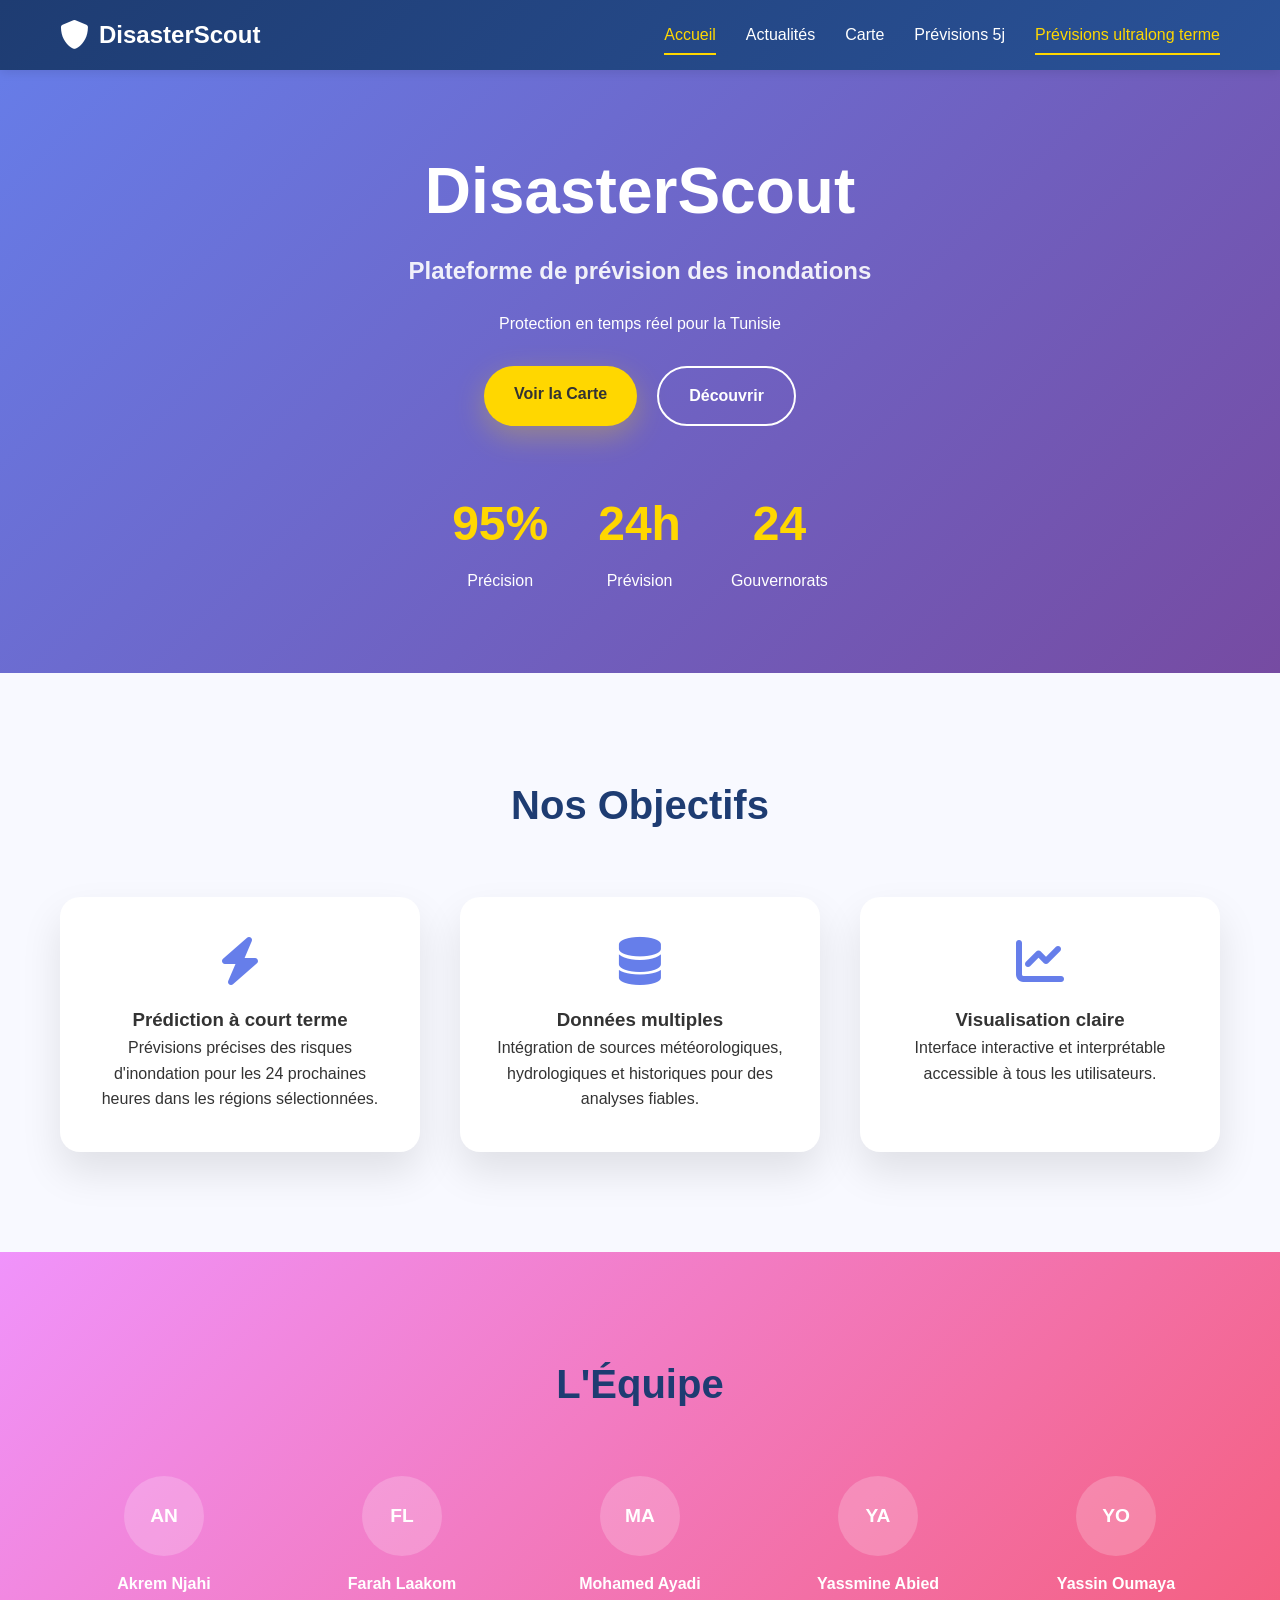
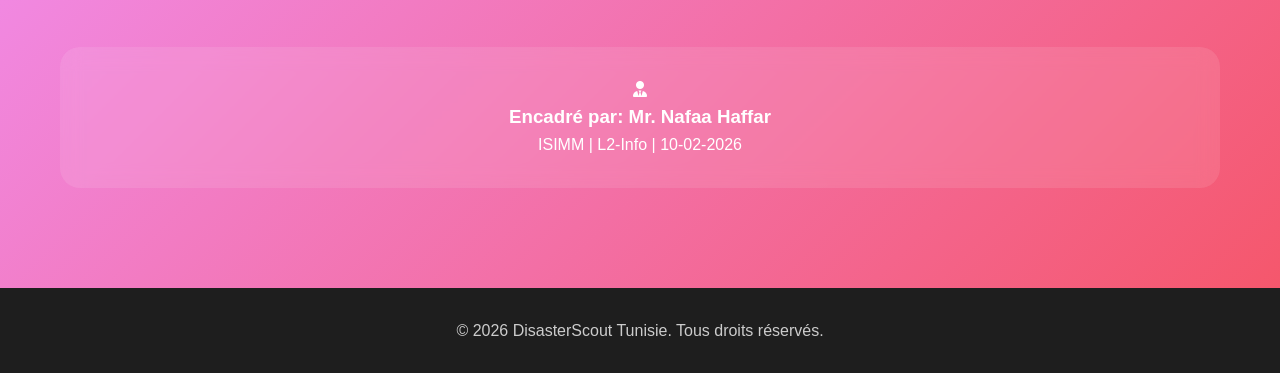
<file: index.html>
<!DOCTYPE html>
<html lang="fr">
<head>
    <meta charset="UTF-8">
    <meta name="viewport" content="width=device-width, initial-scale=1.0">
    <title>DisasterScout - Prévision des Inondations Tunisie</title>
    <link rel="stylesheet" href="style.css">
    <link href="https://cdnjs.cloudflare.com/ajax/libs/font-awesome/6.0.0/css/all.min.css" rel="stylesheet">
</head>
<body>
    <!-- Navigation -->
    <nav class="navbar">
        <div class="nav-container">
            <div class="nav-logo">
                <i class="fas fa-shield-alt"></i>
                <span>DisasterScout</span>
            </div>
            <ul class="nav-menu">
                <li><a href="index.html" class="nav-link active">Accueil</a></li>
                <li><a href="news.html" class="nav-link">Actualités</a></li>
                <li><a href="map.html" class="nav-link">Carte</a></li>
                <li><a href="map-longterm.html" class="nav-link">Prévisions 5j</a></li>
                <li><a href="map-ultralong.html" class="nav-link active">Prévisions ultralong terme</a></li>
            </ul>
            <div class="hamburger">
                <span></span>
                <span></span>
                <span></span>
            </div>
        </div>
    </nav>

    <!-- Hero Section -->
    <section class="hero">
        <div class="hero-content">
            <h1>DisasterScout</h1>
            <h2>Plateforme de prévision des inondations</h2>
            <p>Protection en temps réel pour la Tunisie</p>
            <div class="hero-buttons">
                <a href="map.html" class="btn btn-primary">Voir la Carte</a>
                <a href="#features" class="btn btn-secondary">Découvrir</a>
            </div>
        </div>
        <div class="hero-stats">
            <div class="stat">
                <h3>95%</h3>
                <p>Précision</p>
            </div>
            <div class="stat">
                <h3>24h</h3>
                <p>Prévision</p>
            </div>
            <div class="stat">
                <h3>24</h3>
                <p>Gouvernorats</p>
            </div>
        </div>
    </section>

    <!-- Features -->
    <section id="features" class="features">
        <div class="container">
            <h2 class="section-title">Nos Objectifs</h2>
            <div class="features-grid">
                <div class="feature-card">
                    <i class="fas fa-bolt"></i>
                    <h3>Prédiction à court terme</h3>
                    <p>Prévisions précises des risques d'inondation pour les 24 prochaines heures dans les régions sélectionnées.</p>
                </div>
                <div class="feature-card">
                    <i class="fas fa-database"></i>
                    <h3>Données multiples</h3>
                    <p>Intégration de sources météorologiques, hydrologiques et historiques pour des analyses fiables.</p>
                </div>
                <div class="feature-card">
                    <i class="fas fa-chart-line"></i>
                    <h3>Visualisation claire</h3>
                    <p>Interface interactive et interprétable accessible à tous les utilisateurs.</p>
                </div>
            </div>
        </div>
    </section>

    <!-- Team -->
    <section class="team">
        <div class="container">
            <h2 class="section-title">L'Équipe</h2>
            <div class="team-grid">
                <div class="team-member">
                    <div class="member-avatar">AN</div>
                    <h4>Akrem Njahi</h4>
                </div>
                <div class="team-member">
                    <div class="member-avatar">FL</div>
                    <h4>Farah Laakom</h4>
                </div>
                <div class="team-member">
                    <div class="member-avatar">MA</div>
                    <h4>Mohamed Ayadi</h4>
                </div>
                <div class="team-member">
                    <div class="member-avatar">YA</div>
                    <h4>Yassmine Abied</h4>
                </div>
                <div class="team-member">
                    <div class="member-avatar">YO</div>
                    <h4>Yassin Oumaya</h4>
                </div>
            </div>
            <div class="supervisor">
                <i class="fas fa-user-tie"></i>
                <h3>Encadré par: Mr. Nafaa Haffar</h3>
                <p>ISIMM | L2-Info | 10-02-2026</p>
            </div>
        </div>
    </section>

    <!-- Footer -->
    <footer class="footer">
        <div class="container">
            <p>&copy; 2026 DisasterScout Tunisie. Tous droits réservés.</p>
        </div>
    </footer>

    <script src="script.js"></script>
</body>
</html>
</file>
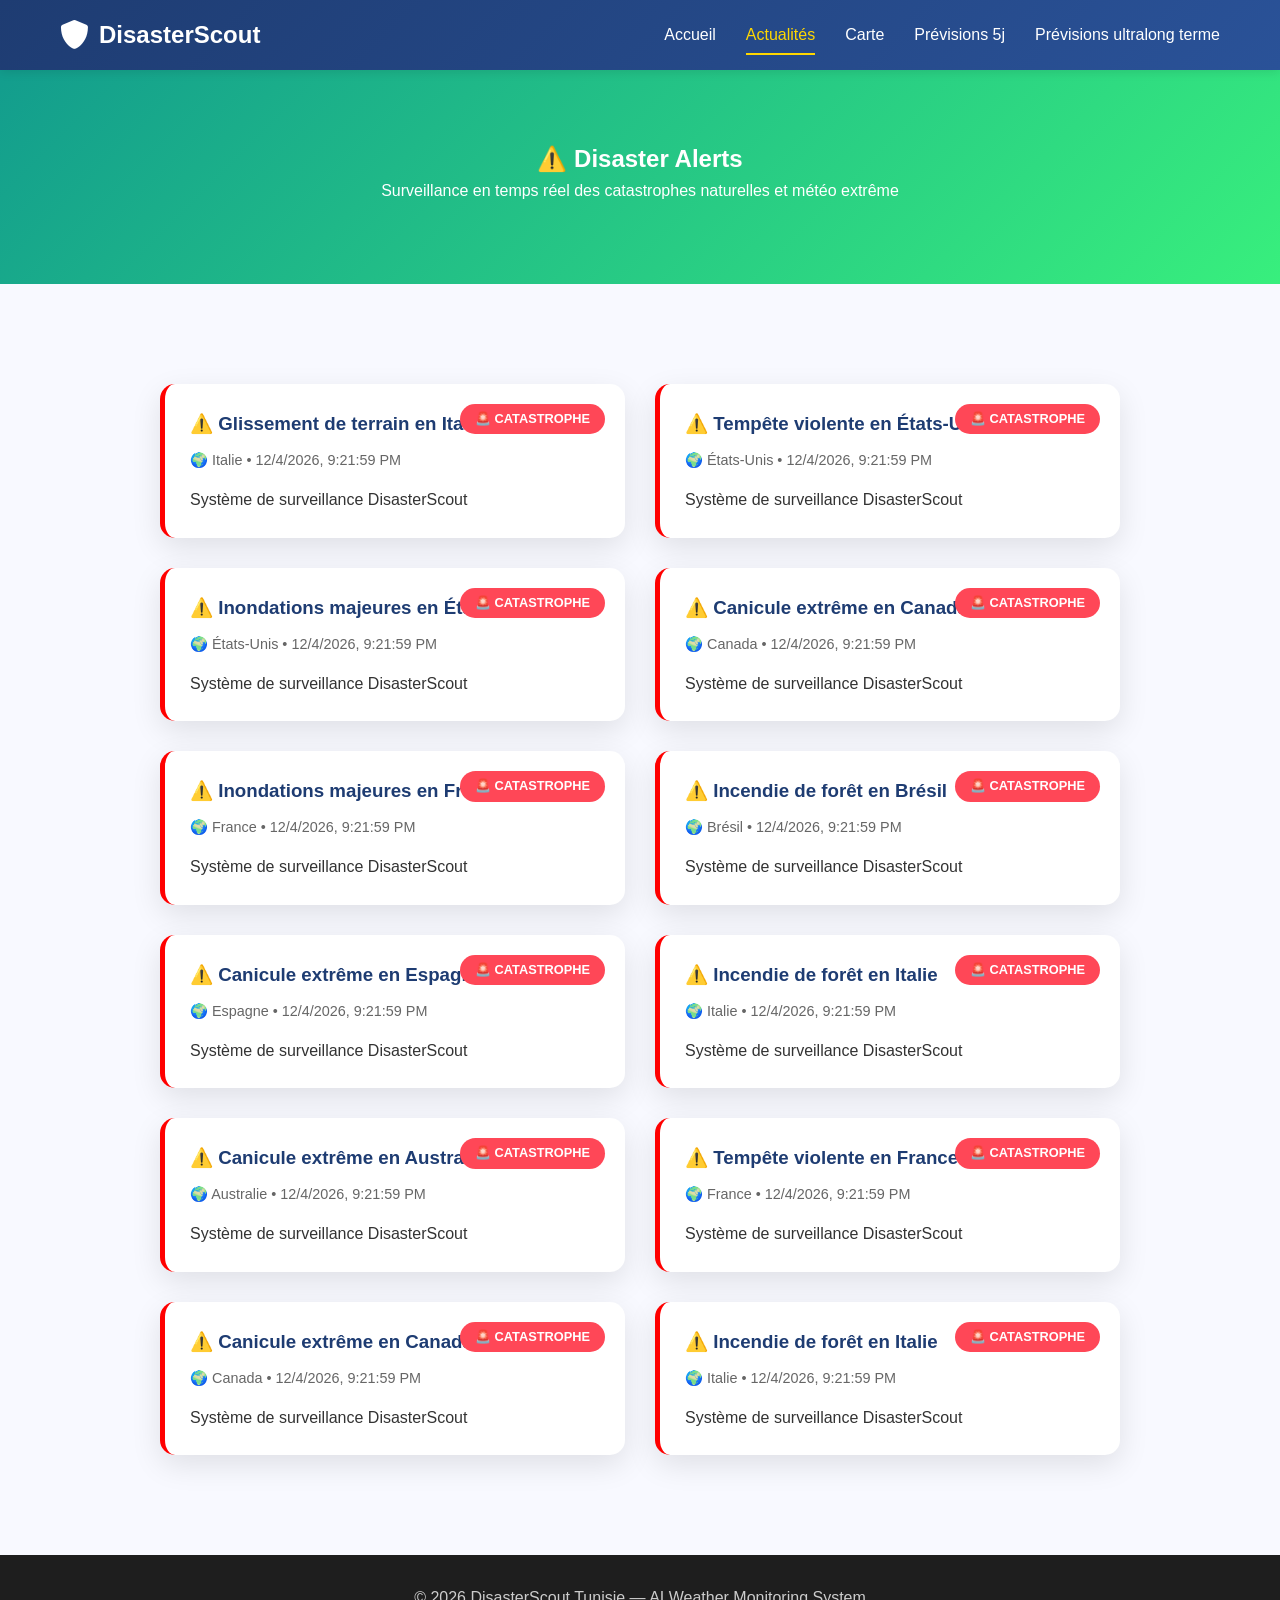
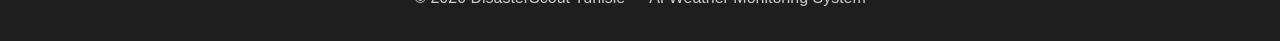
<file: news.html>
<!DOCTYPE html>
<html lang="fr">
<head>
    <meta charset="UTF-8">
    <meta name="viewport" content="width=device-width, initial-scale=1.0">
    <title>Actualités - DisasterScout</title>

    <link rel="stylesheet" href="style.css">
    <link href="https://cdnjs.cloudflare.com/ajax/libs/font-awesome/6.0.0/css/all.min.css" rel="stylesheet">
</head>

<body>

<!-- ================= NAVBAR ================= -->
<nav class="navbar">
    <div class="nav-container">

        <div class="nav-logo">
            <i class="fas fa-shield-alt"></i>
            <span>DisasterScout</span>
        </div>

        <ul class="nav-menu">
            <li><a href="index.html" class="nav-link">Accueil</a></li>
            <li><a href="news.html" class="nav-link active">Actualités</a></li>
            <li><a href="map.html" class="nav-link">Carte</a></li>
            <li><a href="map-longterm.html" class="nav-link">Prévisions 5j</a></li>
            <li><a href="map-ultralong.html" class="nav-link">Prévisions ultralong terme</a></li>
        </ul>

        <div class="hamburger">
            <span></span>
            <span></span>
            <span></span>
        </div>

    </div>
</nav>

<!-- ================= HERO ================= -->
<section class="news-hero">
    <div class="container">
        <h1>⚠️ Disaster Alerts</h1>
        <p>Surveillance en temps réel des catastrophes naturelles et météo extrême</p>
    </div>
</section>

<!-- ================= NEWS SECTION ================= -->
<section class="news-section">
    <div class="container">

        <!-- 👇 IMPORTANT : JS va remplir ici -->
        <div class="news-grid">
            <p style="text-align:center;">⏳ Chargement des alertes en temps réel...</p>
        </div>

    </div>
</section>

<!-- ================= FOOTER ================= -->
<footer class="footer">
    <div class="container">
        <p>© 2026 DisasterScout Tunisie — AI Weather Monitoring System</p>
    </div>
</footer>

<!-- ================= JS ================= -->
<script src="script.js"></script>

</body>
</html>
</file>
<file: style.css>
* {
    margin: 0;
    padding: 0;
    box-sizing: border-box;
}

body {
    font-family: 'Segoe UI', Tahoma, Geneva, Verdana, sans-serif;
    line-height: 1.6;
    color: #333;
    overflow-x: hidden;
}

.container {
    max-width: 1200px;
    margin: 0 auto;
    padding: 0 20px;
}

/* Navigation */
.navbar {
    background: linear-gradient(135deg, #1e3c72 0%, #2a5298 100%);
    position: fixed;
    top: 0;
    width: 100%;
    z-index: 1000;
    box-shadow: 0 2px 10px rgba(0,0,0,0.1);
}

.nav-container {
    max-width: 1200px;
    margin: 0 auto;
    padding: 0 20px;
    display: flex;
    justify-content: space-between;
    align-items: center;
    height: 70px;
}

.nav-logo {
    display: flex;
    align-items: center;
    color: white;
    font-size: 1.5rem;
    font-weight: bold;
}

.nav-logo i { margin-right: 10px; font-size: 1.8rem; }

.nav-menu {
    display: flex;
    list-style: none;
    gap: 30px;
}

.nav-link {
    color: white;
    text-decoration: none;
    font-weight: 500;
    transition: all 0.3s;
    padding: 10px 0;
}

.nav-link:hover, .nav-link.active {
    color: #ffd700;
    border-bottom: 2px solid #ffd700;
}

.hamburger {
    display: none;
    flex-direction: column;
    cursor: pointer;
}

.hamburger span {
    width: 25px;
    height: 3px;
    background: white;
    margin: 3px 0;
    transition: 0.3s;
}

/* Hero Home */
.hero {
    background: linear-gradient(135deg, #667eea 0%, #764ba2 100%);
    color: white;
    padding: 140px 0 80px;
    text-align: center;
    position: relative;
}

.hero h1 { font-size: 4rem; margin-bottom: 10px; font-weight: 700; }
.hero h2 { font-size: 1.5rem; margin-bottom: 20px; opacity: 0.9; }

.hero-buttons {
    margin-top: 30px;
    gap: 20px;
    display: flex;
    justify-content: center;
    flex-wrap: wrap;
}

.btn {
    padding: 15px 30px;
    border-radius: 50px;
    text-decoration: none;
    font-weight: 600;
    transition: all 0.3s;
    display: inline-block;
}

.btn-primary {
    background: #ffd700;
    color: #333;
    box-shadow: 0 10px 30px rgba(255,215,0,0.3);
}

.btn-primary:hover {
    transform: translateY(-3px);
    box-shadow: 0 15px 40px rgba(255,215,0,0.4);
}

.btn-secondary {
    background: transparent;
    color: white;
    border: 2px solid white;
}

.btn-secondary:hover {
    background: white;
    color: #333;
}

.hero-stats {
    display: flex;
    justify-content: center;
    gap: 50px;
    margin-top: 60px;
    flex-wrap: wrap;
}

.stat h3 { font-size: 3rem; color: #ffd700; margin-bottom: 5px; }

/* Sections */
.features, .news-section {
    padding: 100px 0;
    background: #f8f9ff;
}

.section-title {
    text-align: center;
    font-size: 2.5rem;
    margin-bottom: 60px;
    color: #1e3c72;
}

.features-grid {
    display: grid;
    grid-template-columns: repeat(auto-fit, minmax(350px, 1fr));
    gap: 40px;
}

.feature-card {
    background: white;
    padding: 40px 30px;
    border-radius: 20px;
    text-align: center;
    box-shadow: 0 20px 40px rgba(0,0,0,0.1);
    transition: all 0.3s;
}

.feature-card:hover {
    transform: translateY(-10px);
    box-shadow: 0 30px 60px rgba(0,0,0,0.15);
}

.feature-card i {
    font-size: 3rem;
    color: #667eea;
    margin-bottom: 20px;
}

/* Team */
.team {
    padding: 100px 0;
    background: linear-gradient(135deg, #f093fb 0%, #f5576c 100%);
    color: white;
}

.team-grid {
    display: grid;
    grid-template-columns: repeat(auto-fit, minmax(150px, 1fr));
    gap: 30px;
    margin-bottom: 50px;
}

.team-member {
    text-align: center;
}

.member-avatar {
    width: 80px;
    height: 80px;
    background: rgba(255,255,255,0.2);
    border-radius: 50%;
    margin: 0 auto 15px;
    display: flex;
    align-items: center;
    justify-content: center;
    font-size: 1.2rem;
    font-weight: bold;
}

.supervisor {
    text-align: center;
    background: rgba(255,255,255,0.1);
    padding: 30px;
    border-radius: 20px;
    backdrop-filter: blur(10px);
}

/* News */
.news-hero {
    background: linear-gradient(135deg, #11998e 0%, #38ef7d 100%);
    color: white;
    padding: 140px 0 80px;
    text-align: center;
}

.news-section .container { max-width: 1000px; }

.news-filters {
    display: flex;
    gap: 15px;
    justify-content: center;
    margin-bottom: 50px;
    flex-wrap: wrap;
}

.filter-btn {
    padding: 10px 25px;
    border: 2px solid #1e3c72;
    background: white;
    border-radius: 25px;
    cursor: pointer;
    transition: all 0.3s;
}

.filter-btn.active, .filter-btn:hover {
    background: #1e3c72;
    color: white;
}

.news-grid {
    display: grid;
    grid-template-columns: repeat(auto-fit, minmax(350px, 1fr));
    gap: 30px;
}

.news-card {
    background: white;
    border-radius: 15px;
    padding: 25px;
    box-shadow: 0 10px 30px rgba(0,0,0,0.1);
    position: relative;
    transition: all 0.3s;
}

.news-card:hover {
    transform: translateY(-5px);
    box-shadow: 0 20px 40px rgba(0,0,0,0.15);
}

.news-badge {
    position: absolute;
    top: 20px;
    right: 20px;
    padding: 5px 15px;
    border-radius: 20px;
    font-size: 0.8rem;
    font-weight: bold;
}

.news-badge.urgent { background: #ff4757; color: white; }
.news-badge.info { background: #3742fa; color: white; }
.news-badge.update { background: #ffa502; color: white; }

.news-card h3 {
    margin-bottom: 10px;
    color: #1e3c72;
}

.news-date {
    color: #666;
    font-size: 0.9rem;
    margin-bottom: 15px;
}

.news-footer {
    display: flex;
    justify-content: space-between;
    align-items: center;
    margin-top: 20px;
    padding-top: 20px;
    border-top: 1px solid #eee;
}

.risk {
    padding: 5px 15px;
    border-radius: 20px;
    font-size: 0.8rem;
    font-weight: bold;
}

.risk.low { background: #2ed573; color: white; }
.risk.medium { background: #ffa502; color: white; }
.risk.high { background: #ff6348; color: white; }

/* Map */
.map-hero {
    padding: 140px 0 20px;
    background: #1a1a2e;
    color: white;
}

.map-controls {
    max-width: 1200px;
    margin: 0 auto 20px;
    padding: 0 20px;
    display: flex;
    justify-content: space-between;
    align-items: center;
    flex-wrap: wrap;
    gap: 20px;
}

.legend {
    display: flex;
    gap: 15px;
    flex-wrap: wrap;
}

.legend-item {
    display: flex;
    align-items: center;
    gap: 8px;
    font-size: 0.9rem;
}

.legend-item span {
    width: 20px;
    height: 20px;
    border-radius: 3px;
}

.legend-item.low span { background: #2ed573; }
.legend-item.medium span { background: #ffa502; }
.legend-item.high span { background: #ff6348; }
.legend-item.critical span { background: #ff4757; }

#map { 
    max-width: 1200px;
    margin: 0 auto;
    border-radius: 15px;
    overflow: hidden;
    box-shadow: 0 20px 40px rgba(0,0,0,0.3);
}

.map-stats {
    padding: 50px 0;
    background: #16213e;
    color: white;
}

.stats-grid {
    display: grid;
    grid-template-columns: repeat(auto-fit, minmax(200px, 1fr));
    gap: 30px;
}

.stat-card {
    text-align: center;
    padding: 30px;
    background: rgba(255,255,255,0.1);
    border-radius: 15px;
    backdrop-filter: blur(10px);
}

.stat-card h3 { font-size: 2.5rem; color: #ffd700; margin-bottom: 10px; }

/* Footer */
.footer {
    background: #1e1e1e;
    color: #ccc;
    text-align: center;
    padding: 30px 0;
}

/* Responsive */
@media (max-width: 768px) {
    .hamburger { display: flex; }
    .nav-menu { 
        position: fixed;
        left: -100%;
        top: 70px;
        flex-direction: column;
        background: #1e3c72;
        width: 100%;
        text-align: center;
        transition: 0.3s;
        padding: 30px 0;
    }
    
    .nav-menu.active { left: 0; }
    
    .hero h1 { font-size: 2.5rem; }
    .hero-stats { gap: 20px; }
    .stat h3 { font-size: 2rem; }
    
    .features-grid, .news-grid { 
        grid-template-columns: 1fr; 
        gap: 20px;
    }
    
    .map-controls { flex-direction: column; text-align: center; }
    .news-grid {
    display: grid;
    grid-template-columns: repeat(auto-fit, minmax(300px, 1fr));
    gap: 20px;
}
}
.map-controls {
    display: flex;
    justify-content: space-between;
    align-items: center;
    gap: 20px;
    padding: 10px 20px;
    flex-wrap: nowrap; /* Garde tout sur la même ligne */
}

.search-box {
    display: flex;
    background: white;
    border-radius: 25px;
    padding: 5px 15px;
    width: 300px;
}

.search-box input {
    border: none;
    outline: none;
    width: 100%;
    padding: 8px;
}

.search-box button {
    background: none;
    border: none;
    color: #1e3c72;
    cursor: pointer;
    font-size: 1.1rem;
}

.legend {
    display: flex;
    gap: 15px;
}
/* ===== LONG TERM MAP ===== */
.longterm-legend { 
    background: rgba(255,255,255,0.95); 
    padding: 20px; 
    border-radius: 15px; 
    box-shadow: 0 5px 20px rgba(0,0,0,0.1);
}

.forecast-tabs { 
    display: flex; 
    gap: 10px; 
    margin-bottom: 20px; 
    flex-wrap: wrap; 
}

.tab-btn { 
    padding: 12px 24px; 
    border: 2px solid #1e3c72; 
    background: white; 
    border-radius: 25px; 
    cursor: pointer; 
    transition: all 0.3s; 
    font-weight: 500;
}

.tab-btn.active, .tab-btn:hover { 
    background: #1e3c72 !important; 
    color: white !important; 
}

.forecast-date { 
    font-weight: bold; 
    color: #ffd700; 
    margin-bottom: 15px; 
    font-size: 1.1em;
}

.custom-marker {
    background: transparent;
    border: none;
}

/* Stats améliorées */
.map-stats .stats-grid {
    grid-template-columns: repeat(auto-fit, minmax(220px, 1fr));
}
</file>
